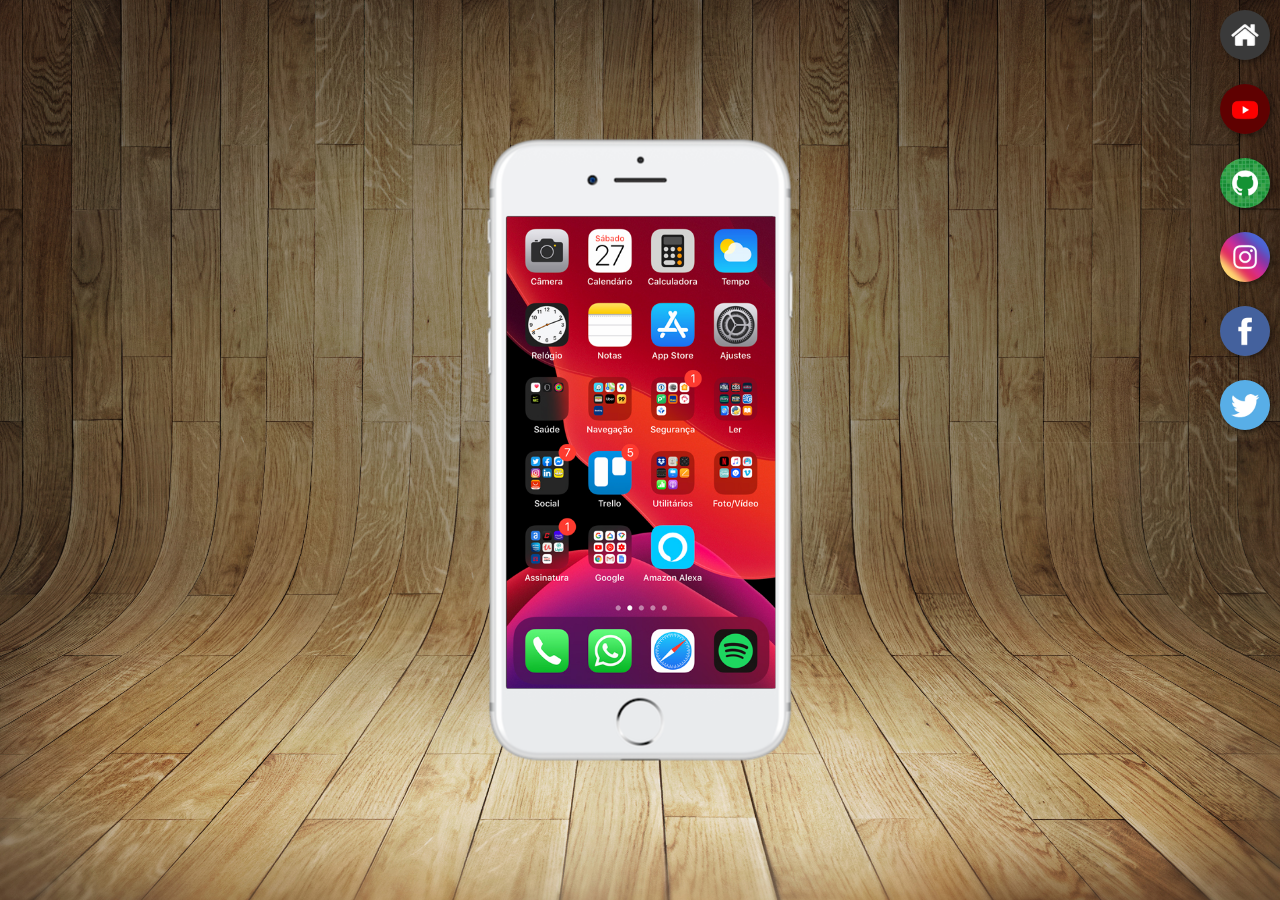
<file: index.html>
<!DOCTYPE html>
<html lang="pt-br">
<head>
  <meta charset="UTF-8">
  <meta name="viewport" content="width=device-width, initial-scale=1.0">
  <link rel="shortcut icon" href="favicon.ico" type="image/x-icon">
  <link rel="stylesheet" href="estilos/style.css">

  <title>Redes Socias</title>
</head>
<body>
  <main>
    <section id="telefone">
      <iframe id="tela" name="tela" src="home.html" frameborder="0">
        navegador nao compativel com isso.
      </iframe>
    </section>
    <section id="redes-sociais">
      <a href="#" target="tela"><img src="imagens/logo-home.jpg" alt="home"></a> <br>
      <a href="#" target="tela"><img src="imagens/logo-youtube.jpg" alt="youtube"></a> <br>
      <a href="#" target="tela"><img src="imagens/logo-github.jpg" alt="logo-github"></a> <br>
      <a href="#" target="tela"><img src="imagens/logo-instagram.jpg" alt="logo-instagram"></a> <br>
      <a href="#" target="tela"><img src="imagens/logo-facebook.jpg" alt="facebook"></a> <br>
      <a href="#" target="tela"><img src="imagens/logo-twitter.jpg" alt="logo-twitter"></a>
    </section>
  </main>
</body>
</html>
</file>
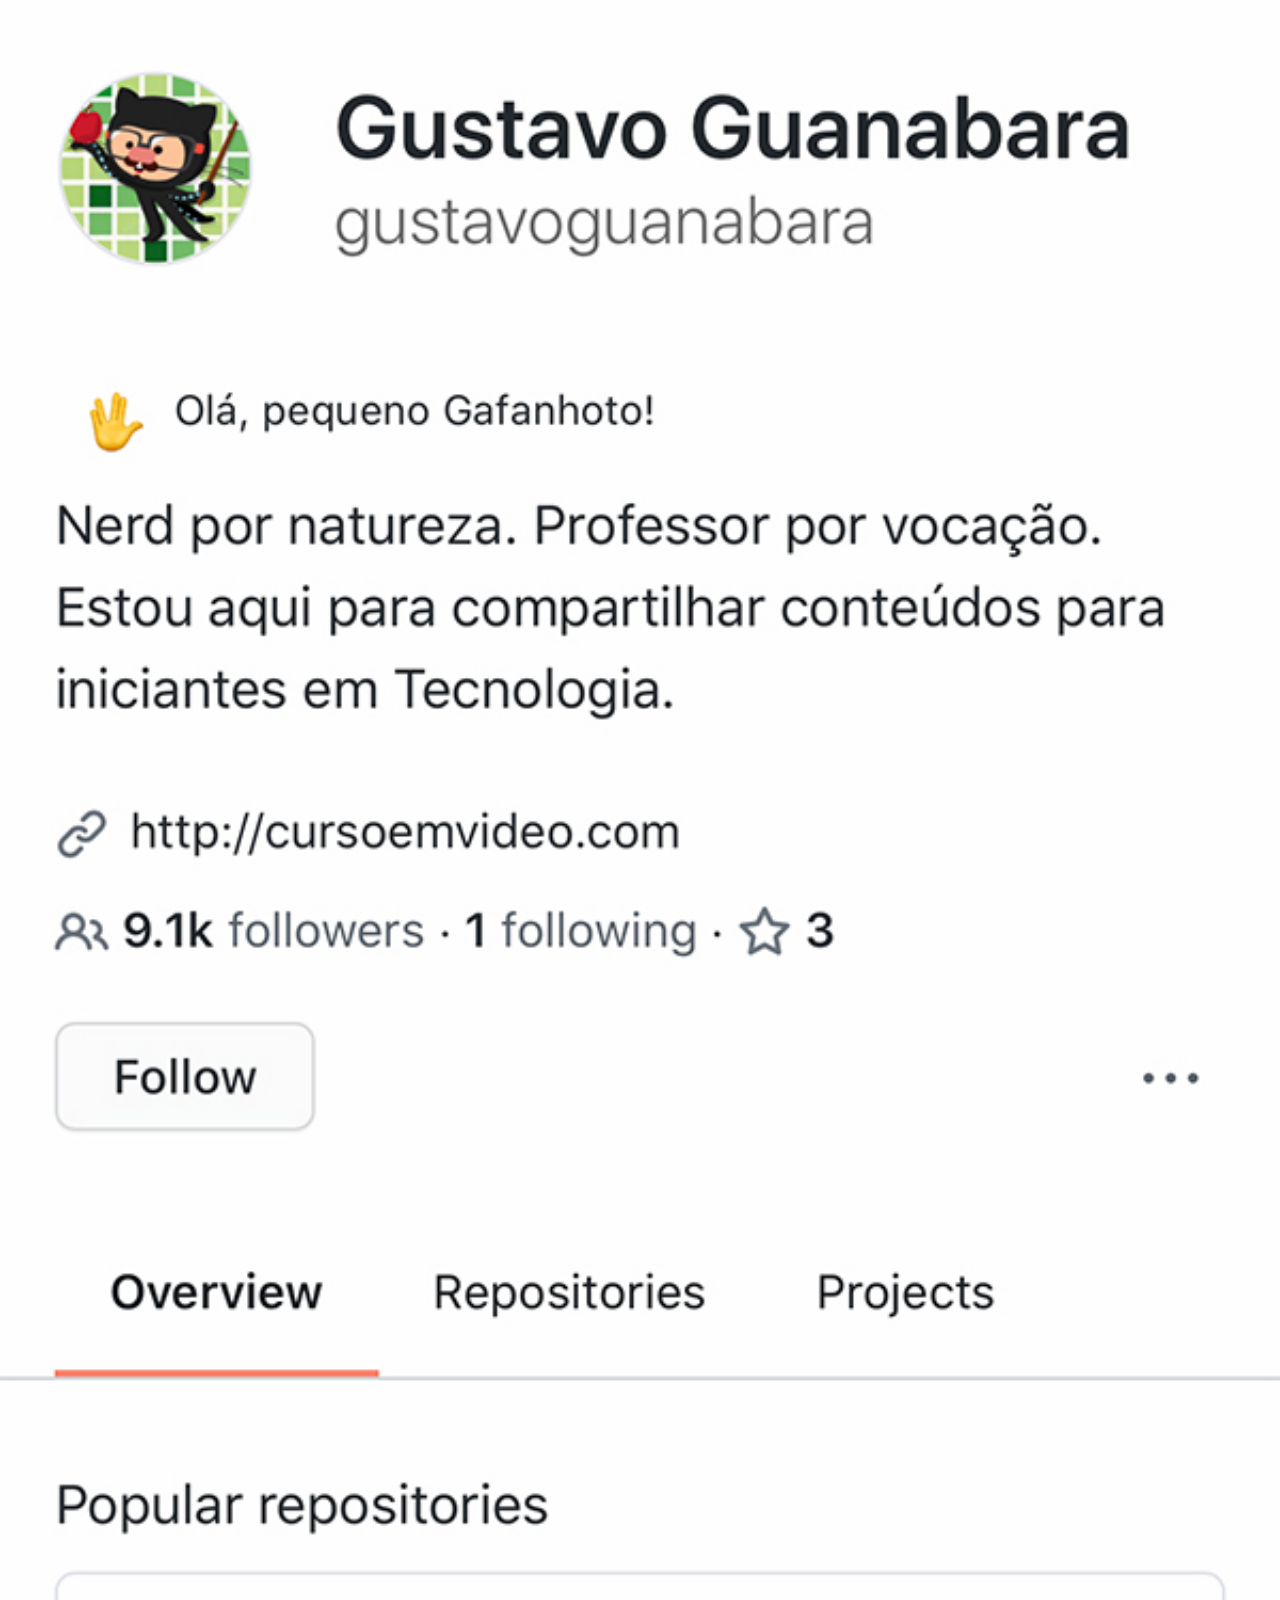
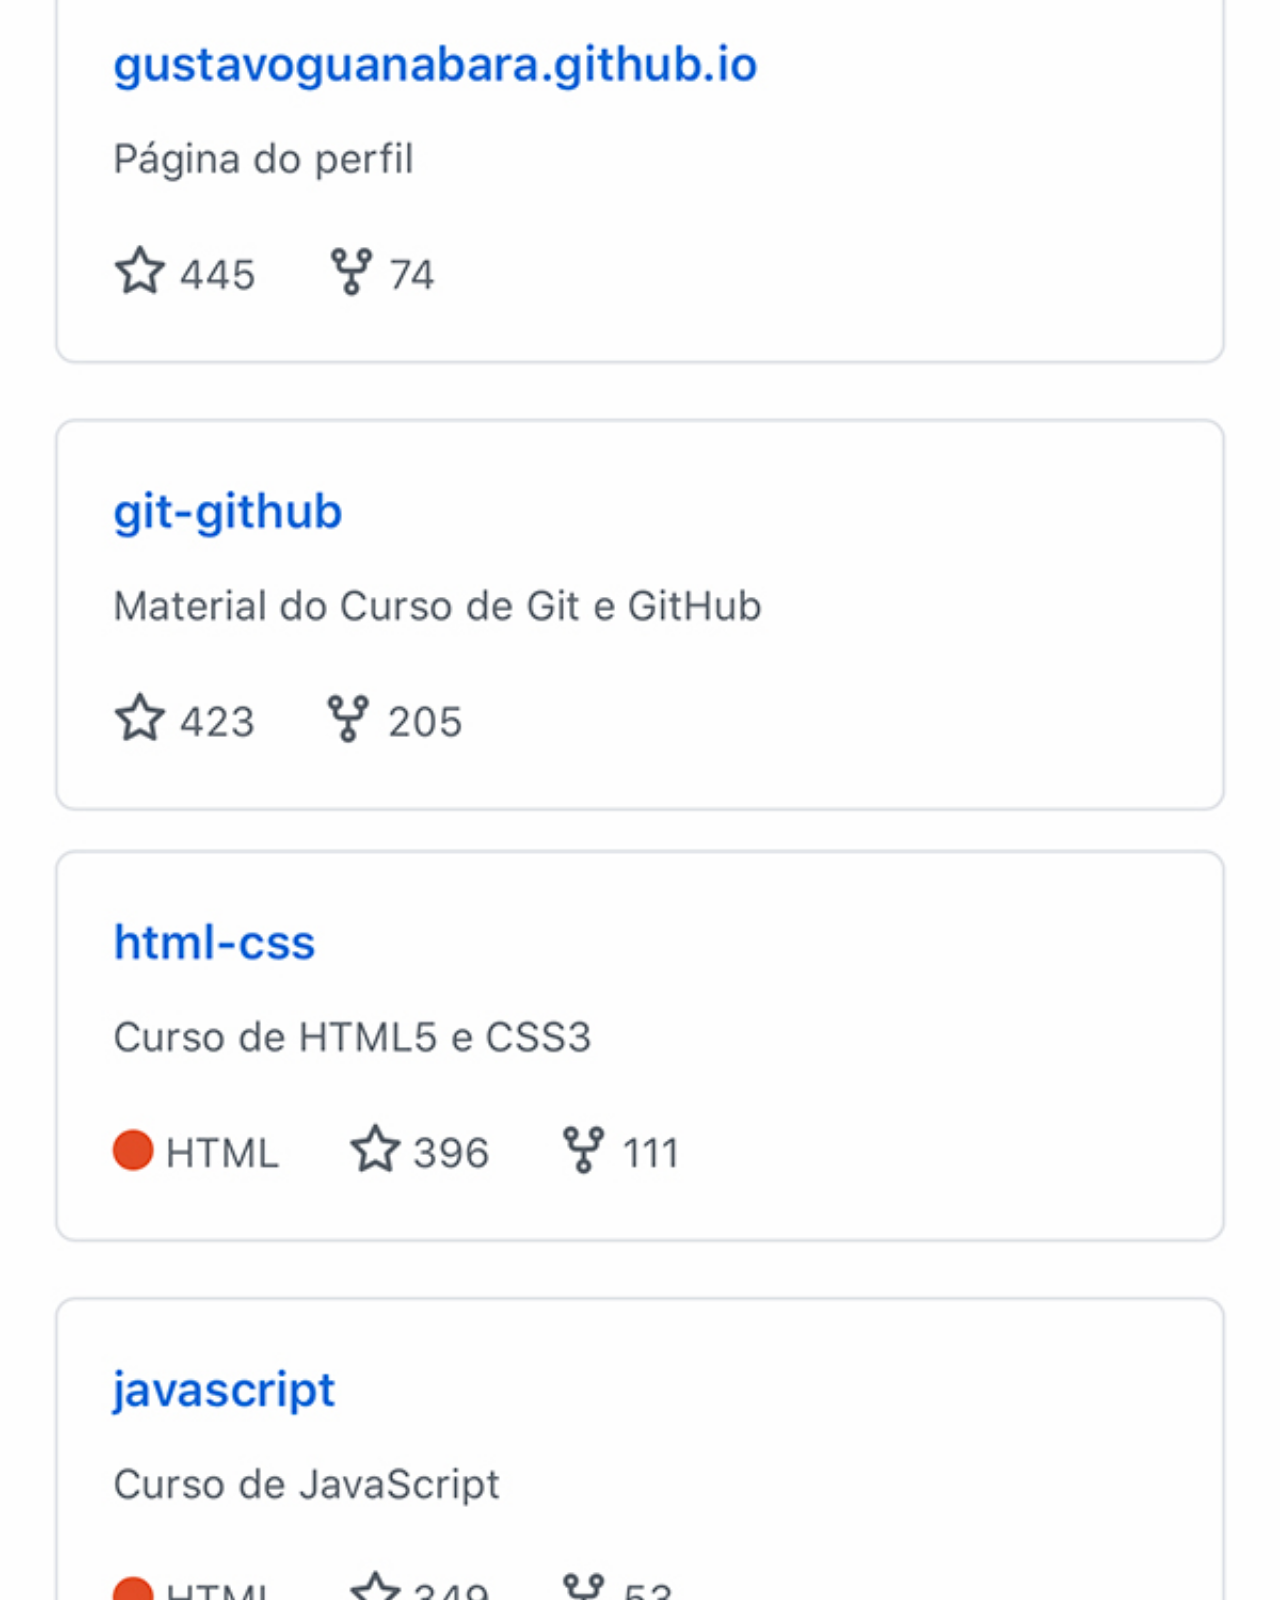
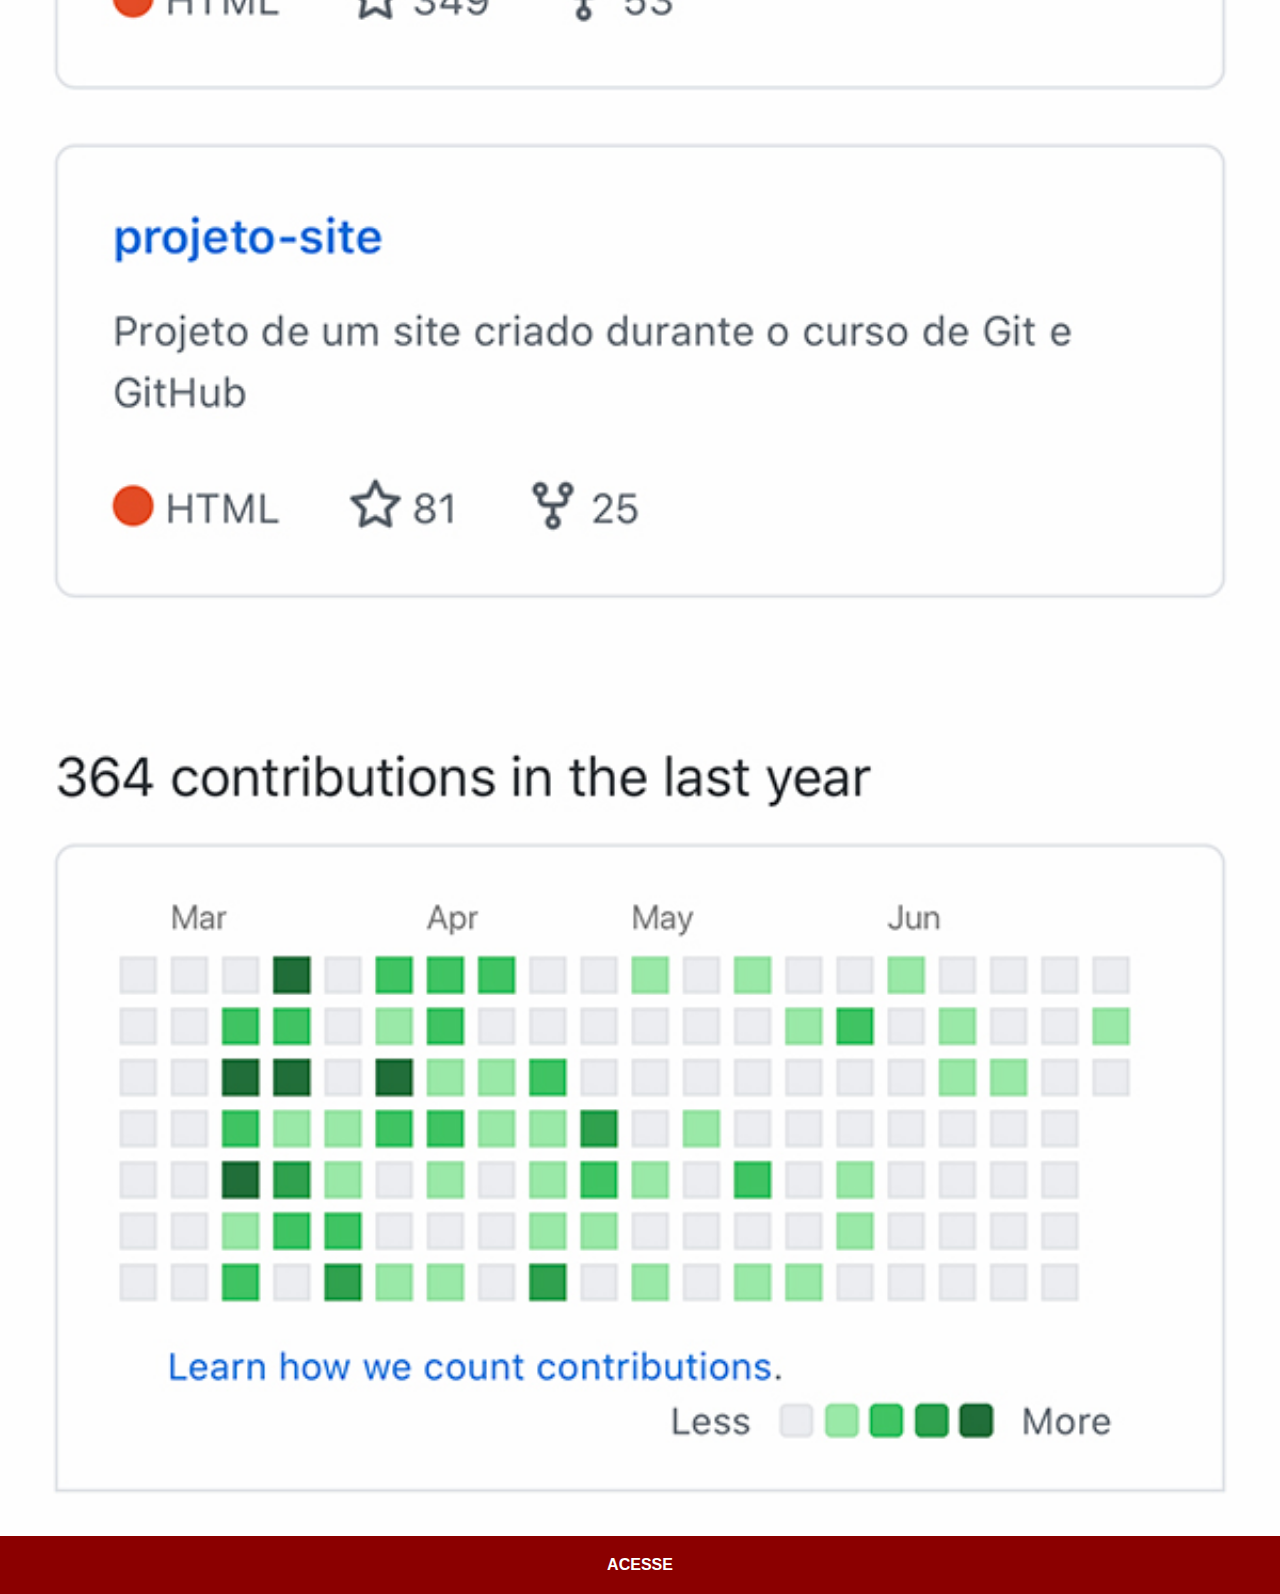
<file: github.html>
<!DOCTYPE html>
<html lang="pt-br">
<head>
  <meta charset="UTF-8">
  <meta name="viewport" content="width=device-width, initial-scale=1.0">
  <title>GitHub</title>
  <link rel="stylesheet" href="estilos/social.css">
</head>
<body>
  <img src="imagens/tela-github.jpg" alt="tela-github">
  <a href="https://github.com/gustavoguanabara/" target="_blank">ACESSE</a>
</body>
</html>
</file>
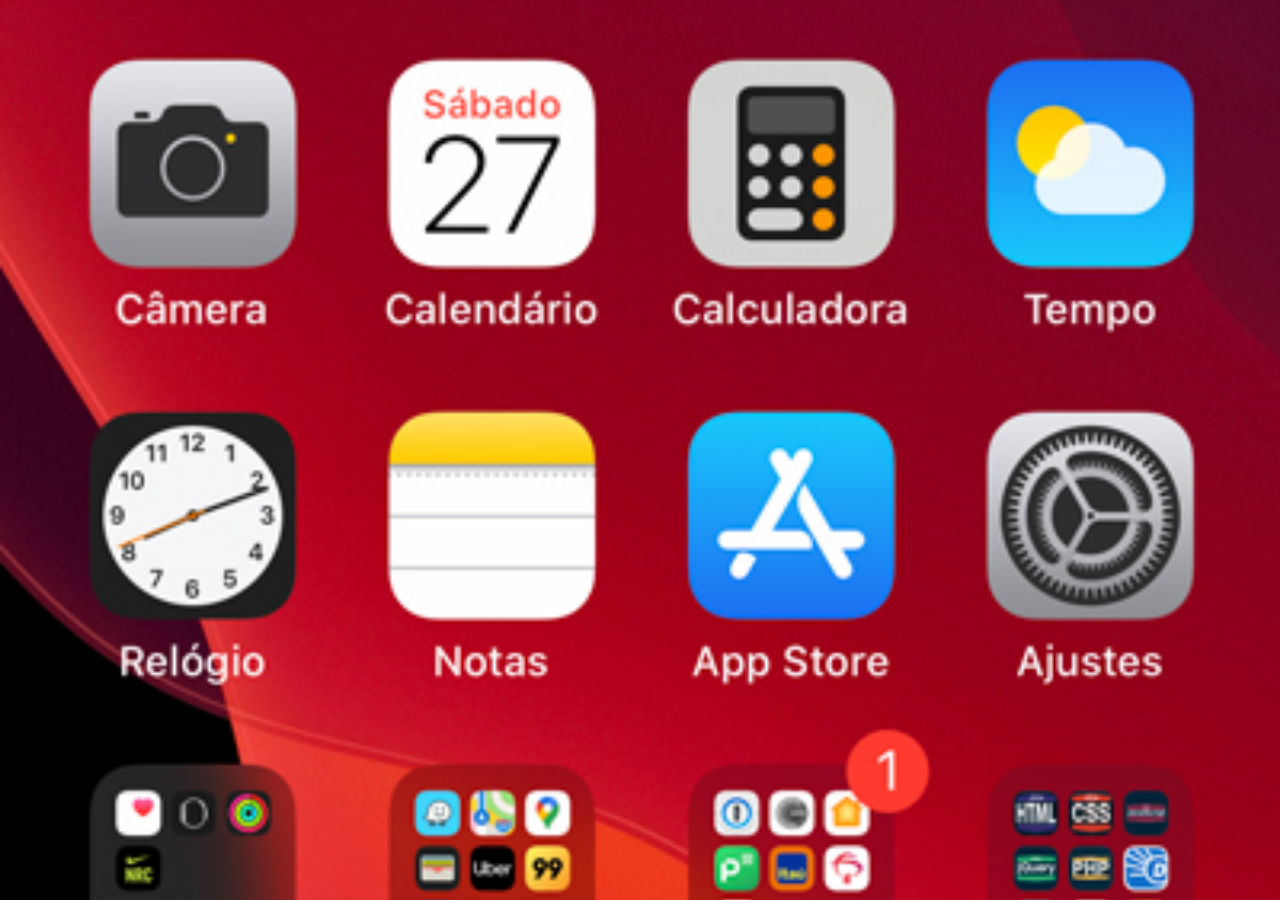
<file: home.html>
<!DOCTYPE html>
<html lang="pt-br">
<head>
  <meta charset="UTF-8">
  <meta name="viewport" content="width=device-width, initial-scale=1.0">
  <title>Home</title>
</head>
<style>
  *{
    margin: 0px;
    padding: 0px;

  }
  body{
    width: 100vw;
    height: 100vh;
    background: black url('imagens/tela-home.jpg') no-repeat top center;
    background-size: cover;
  }
</style>
<body>
  
</body>
</html>
</file>
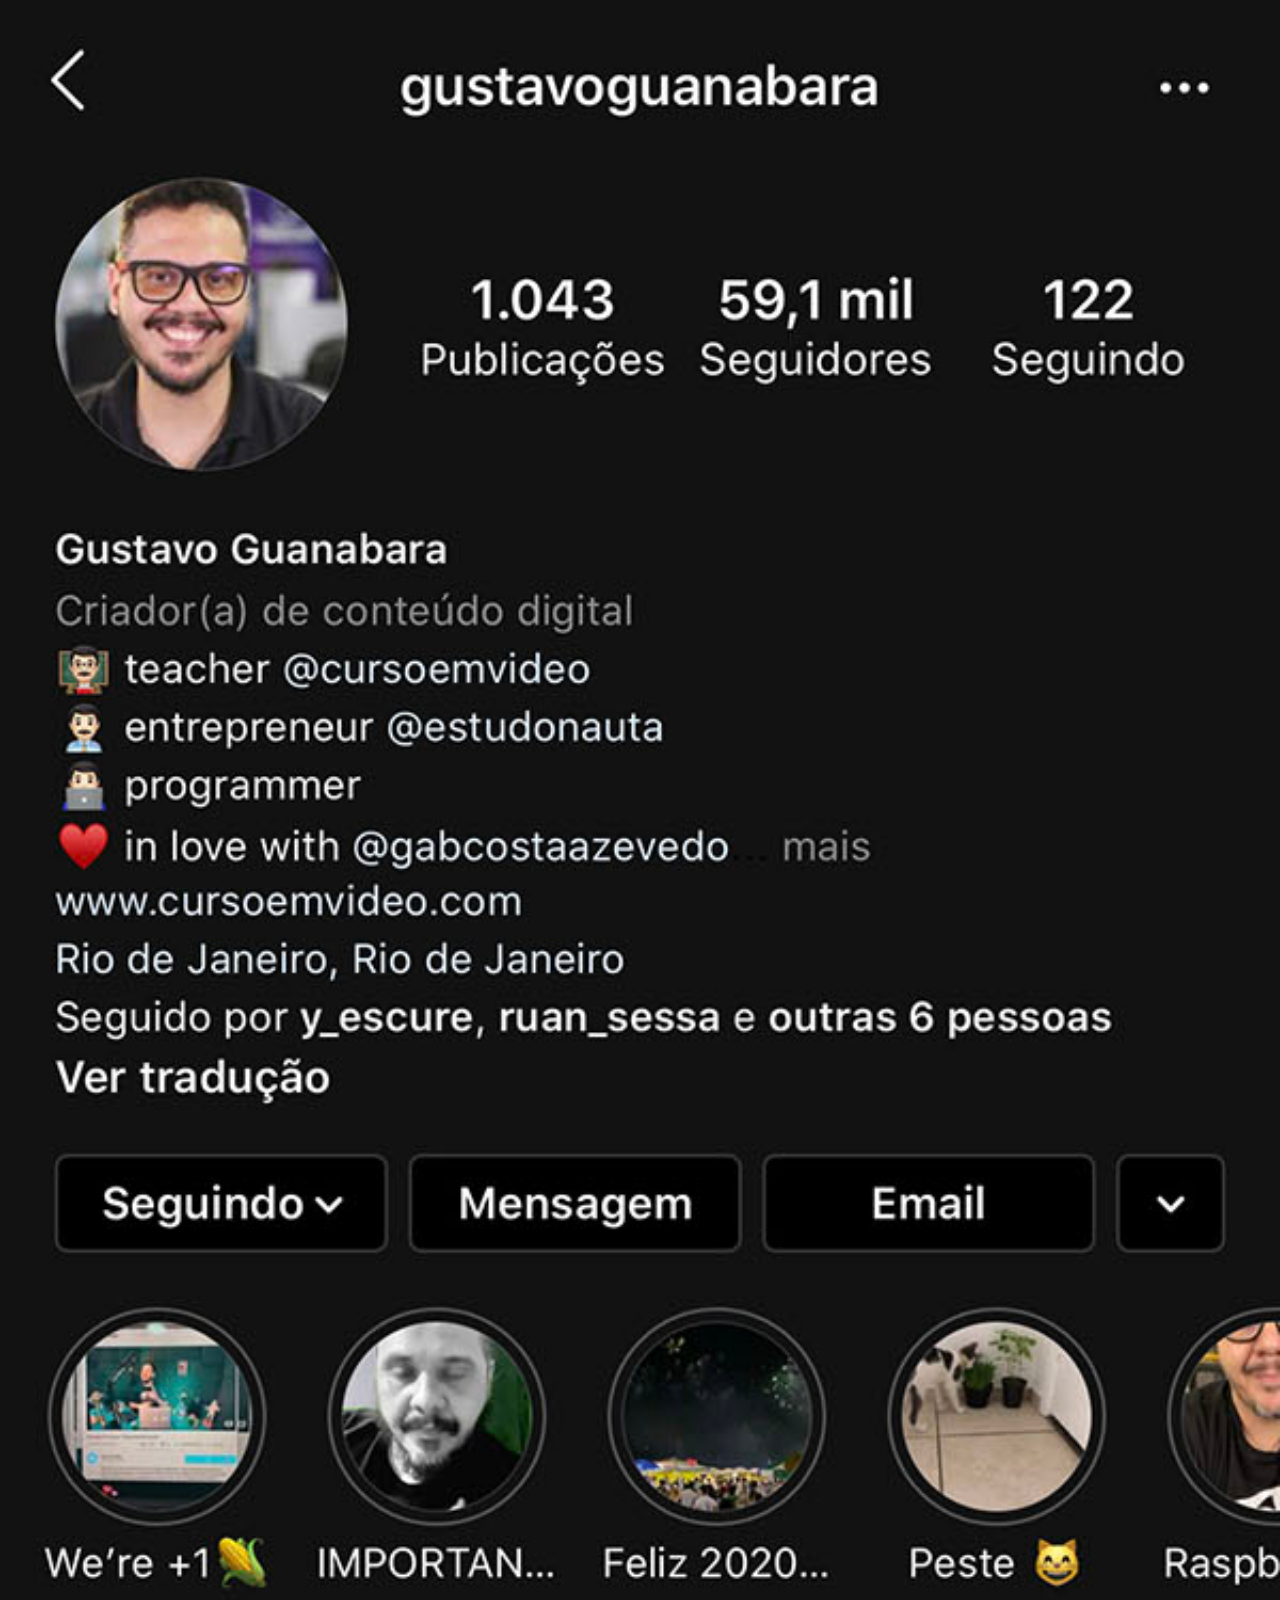
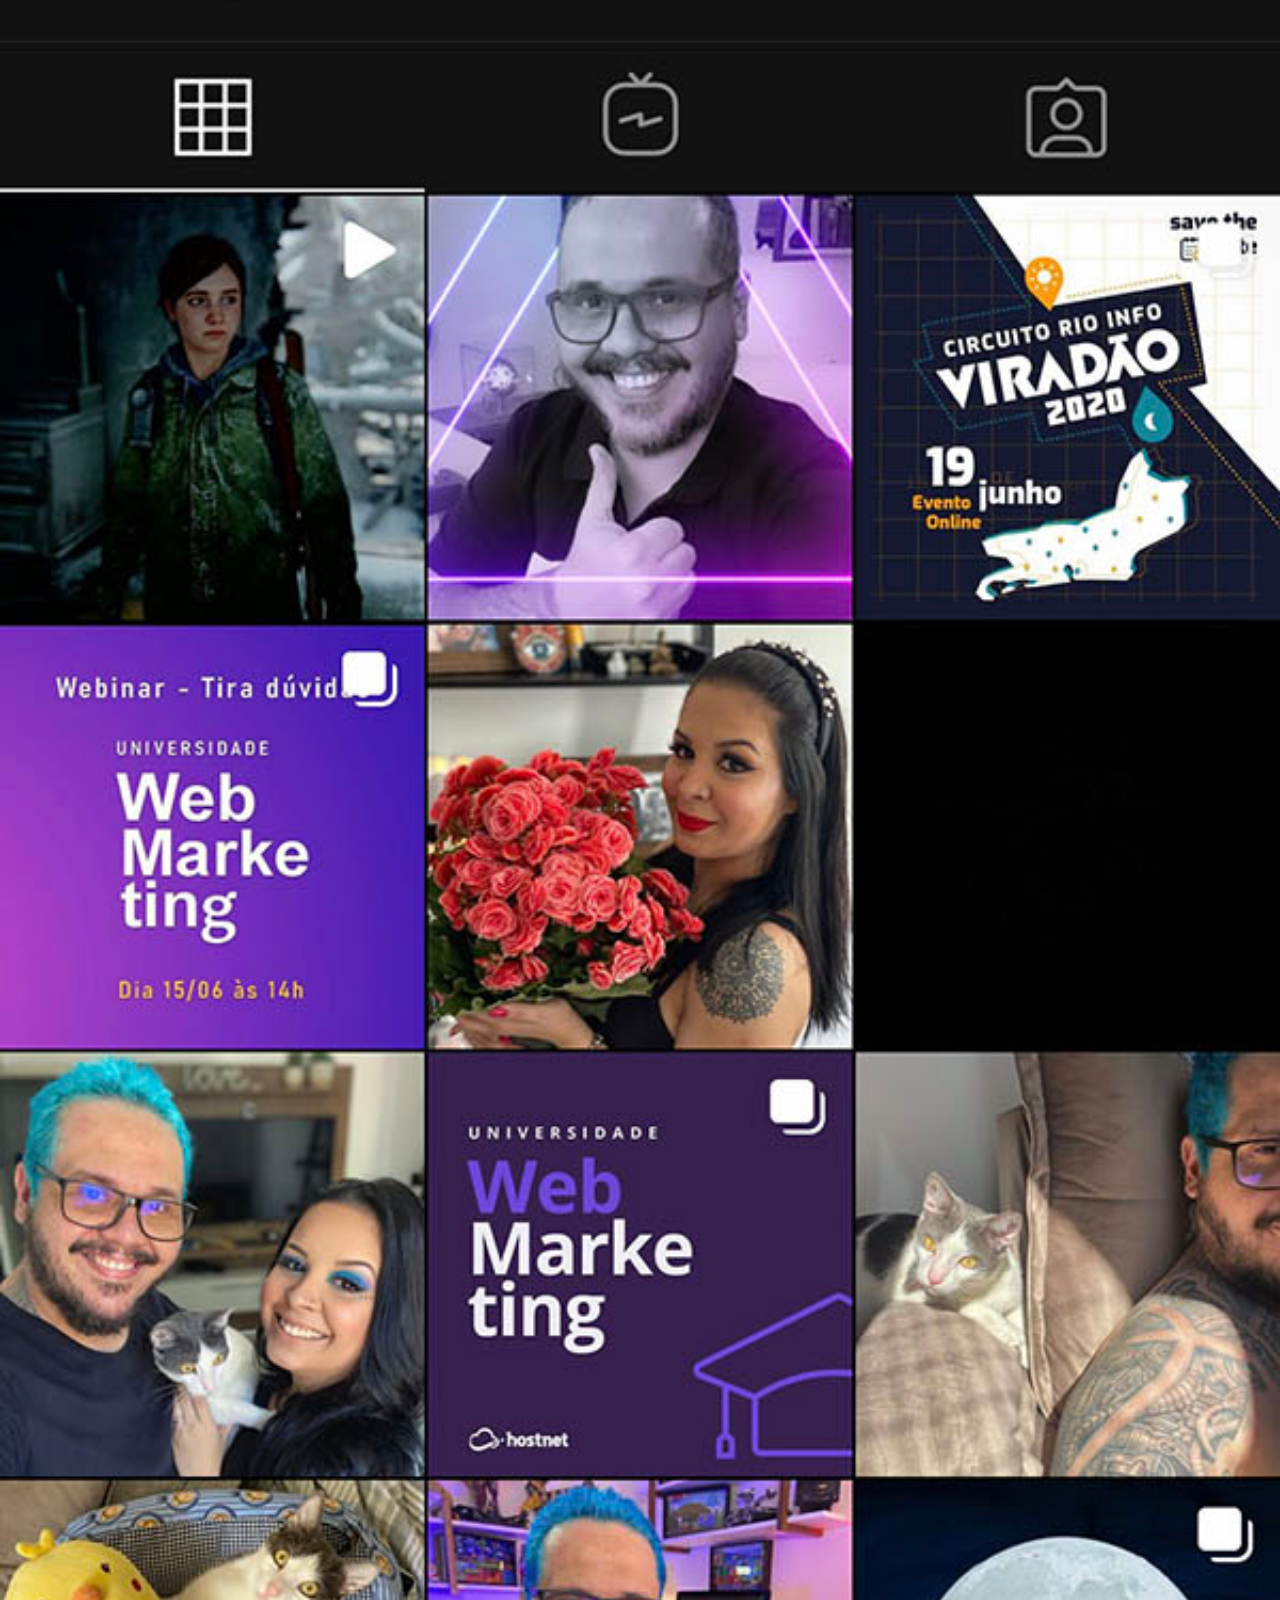
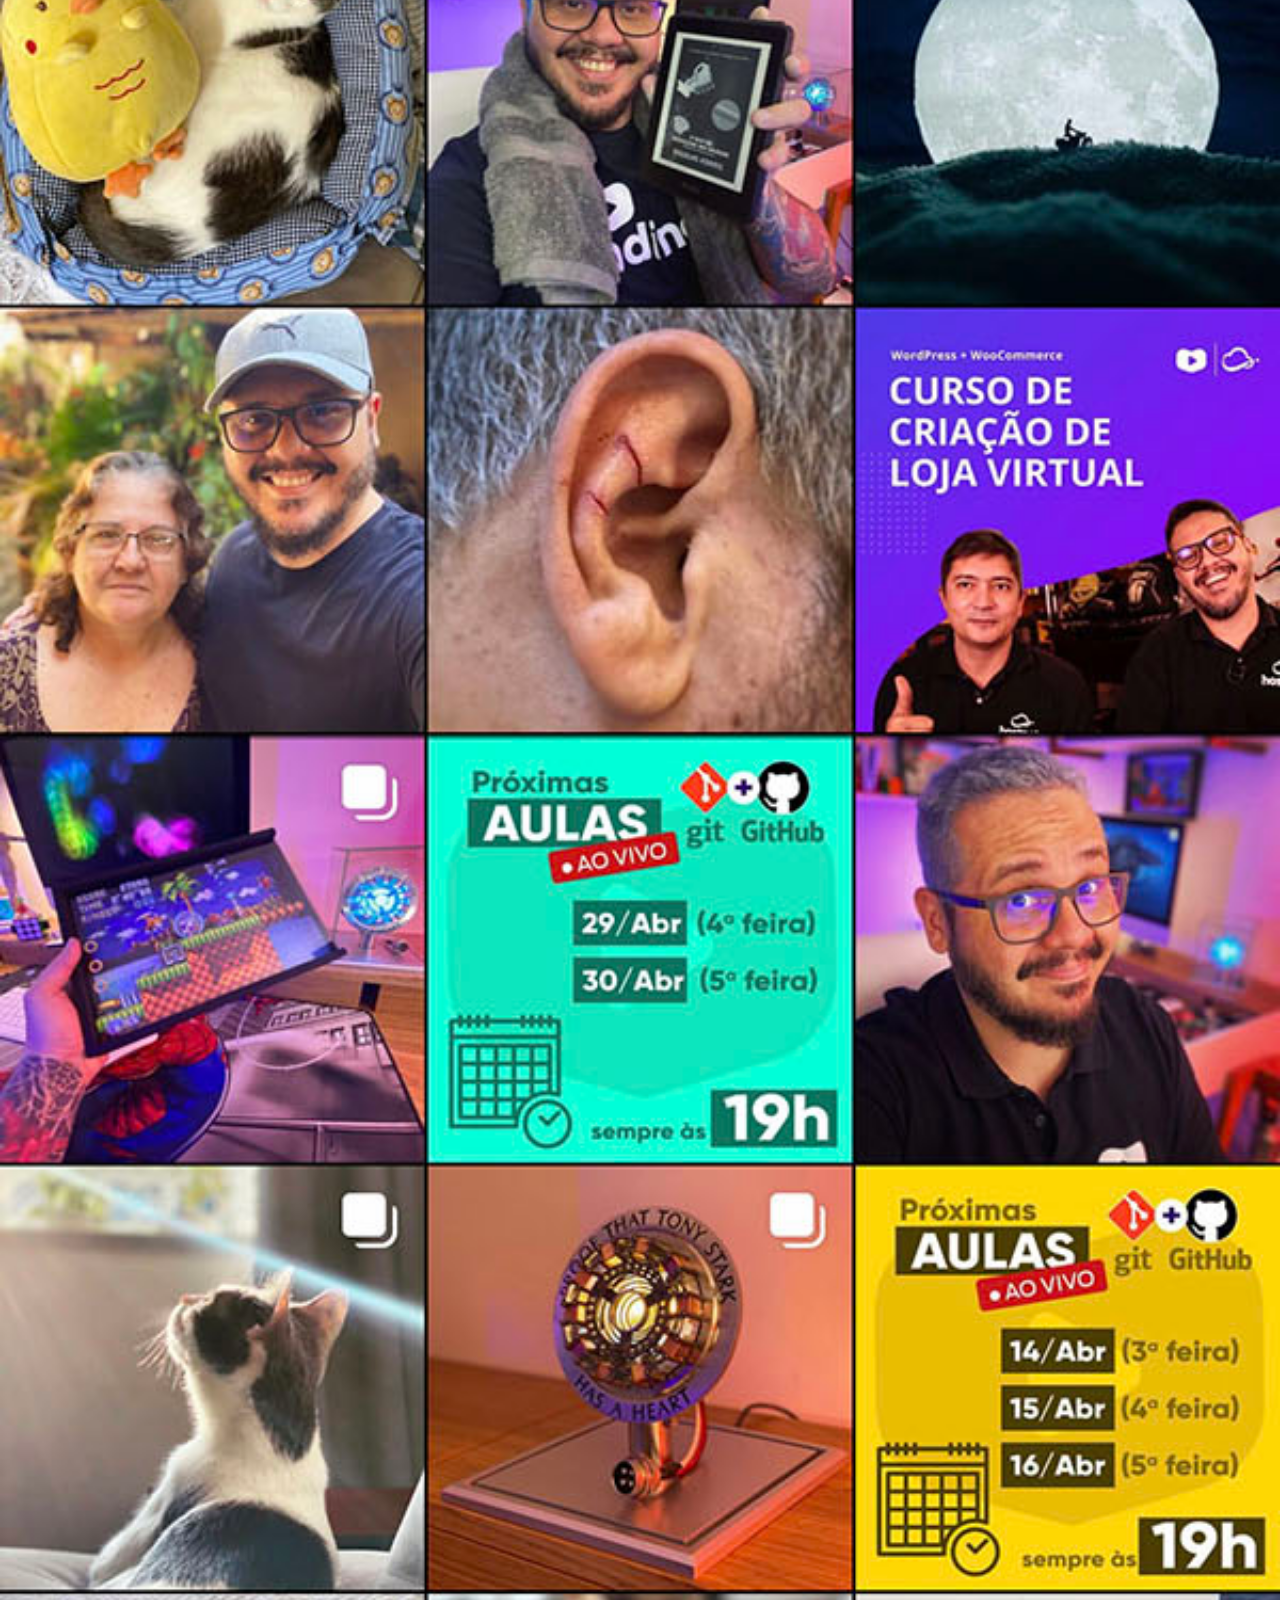
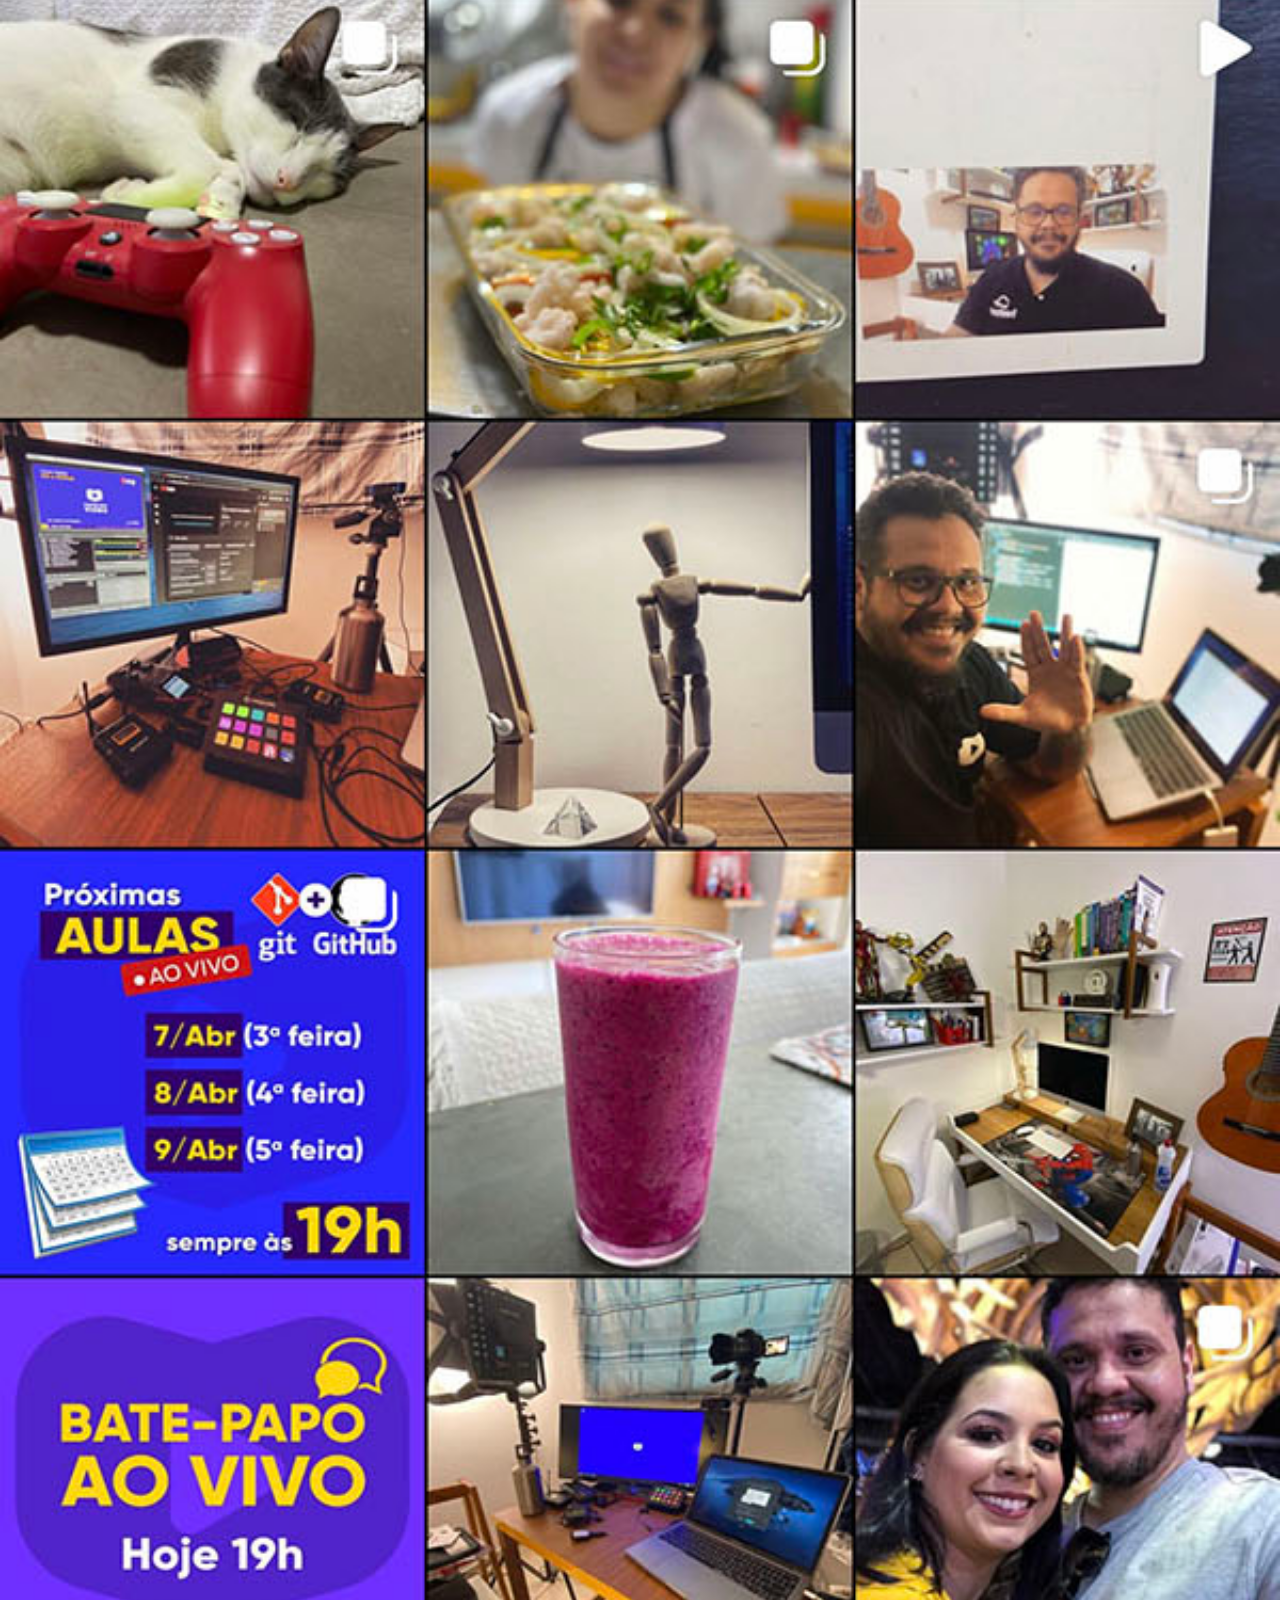
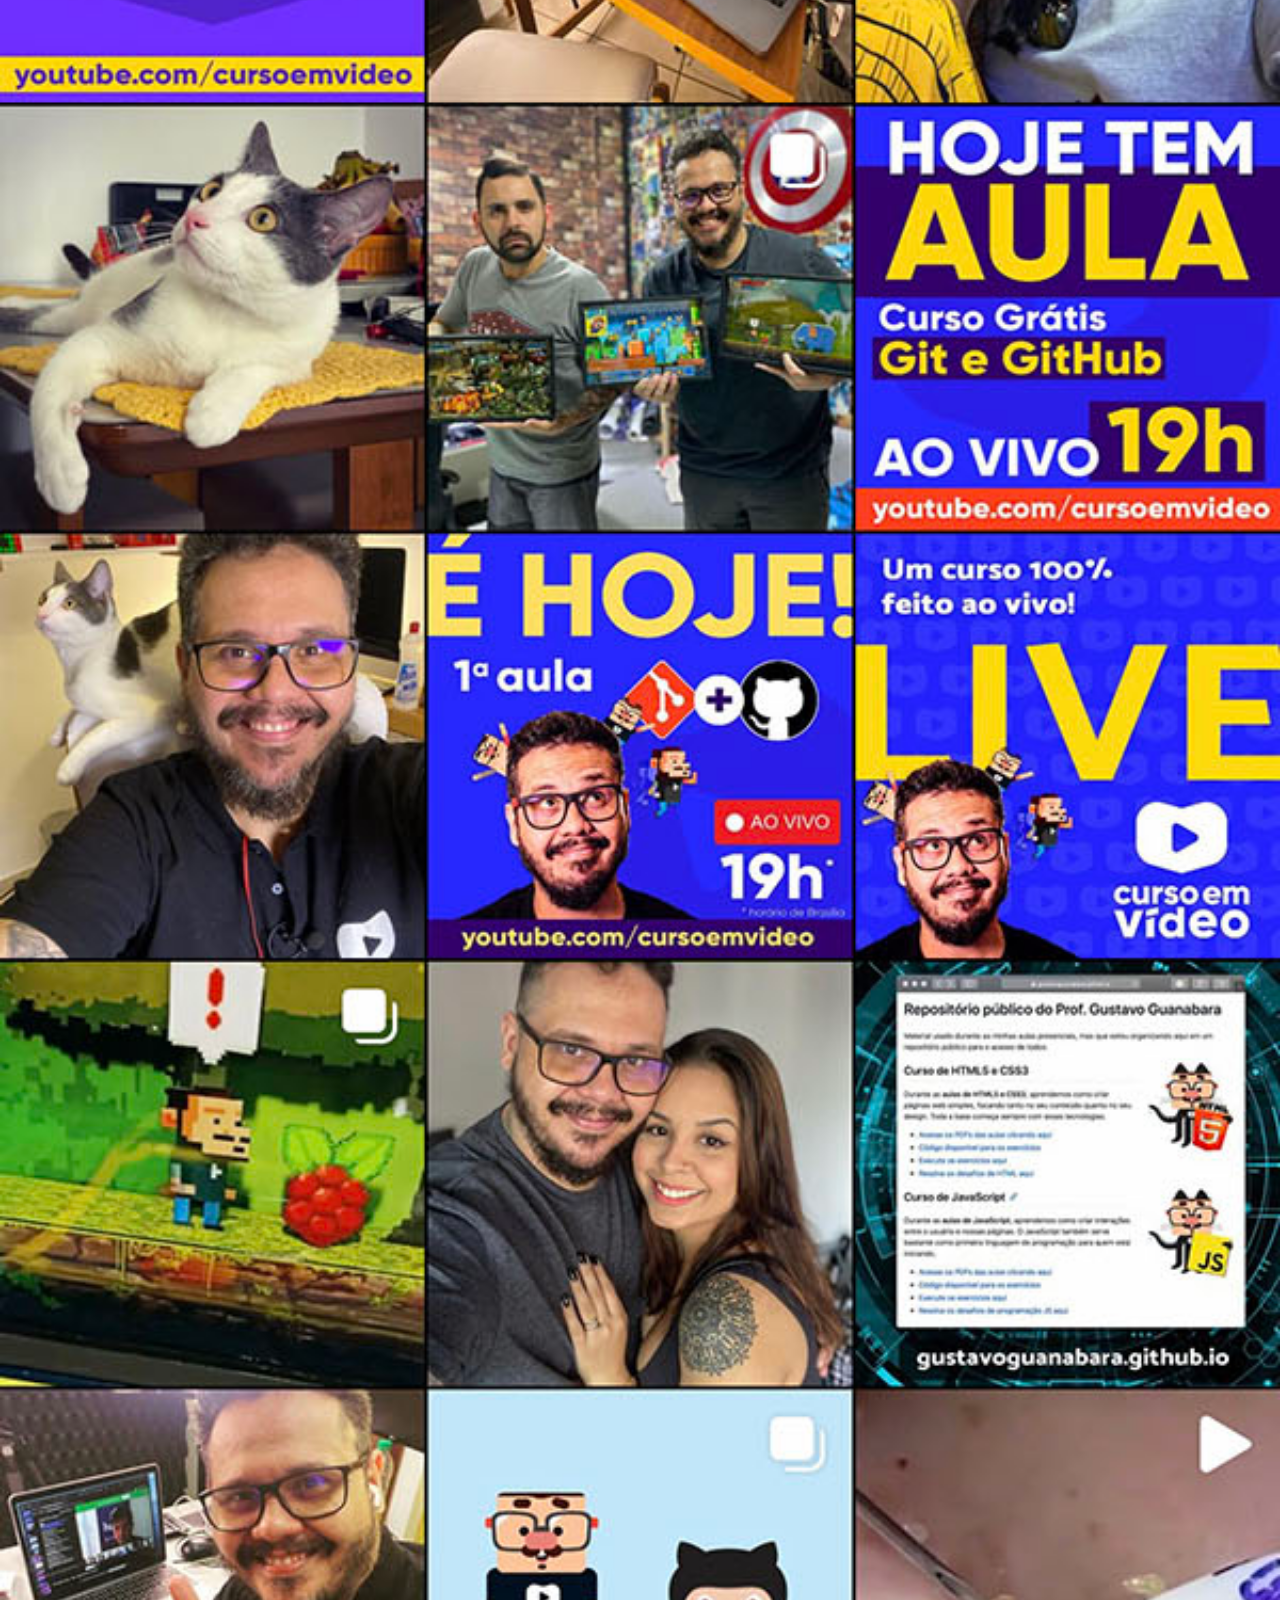
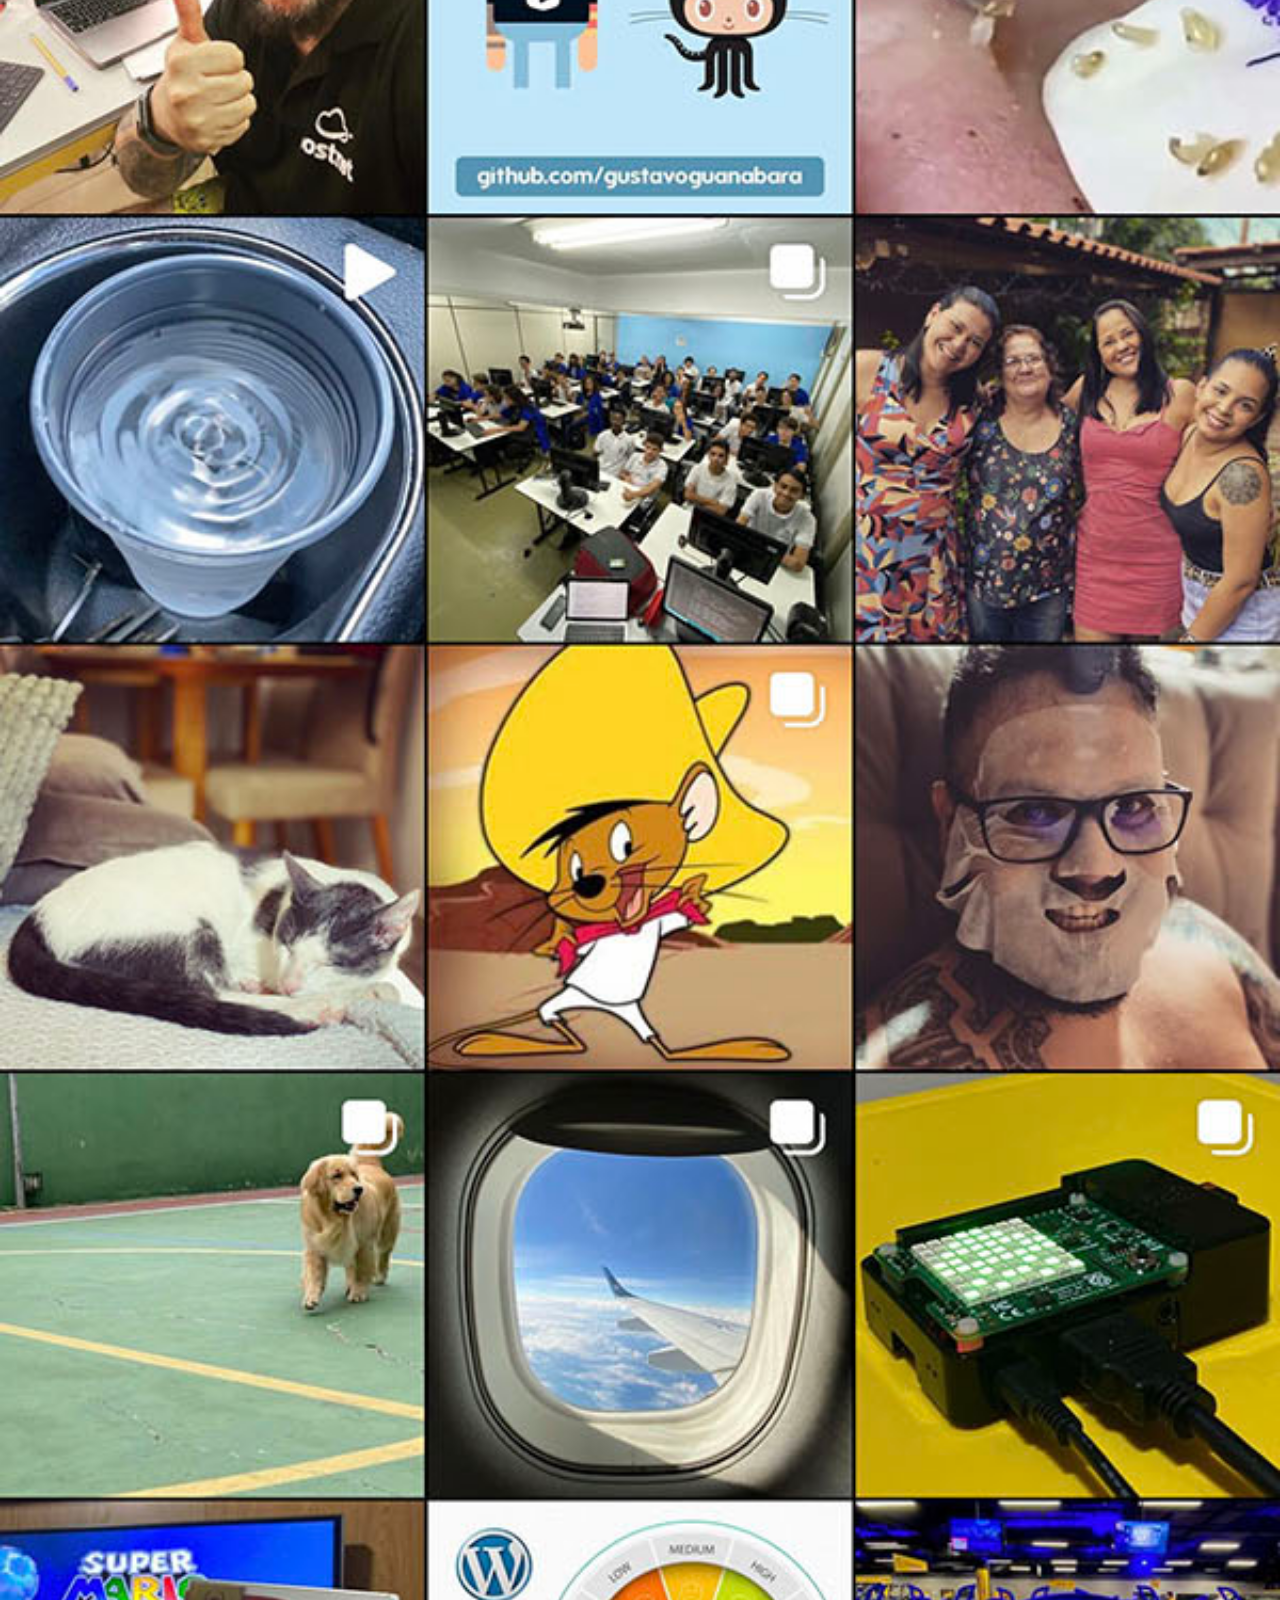
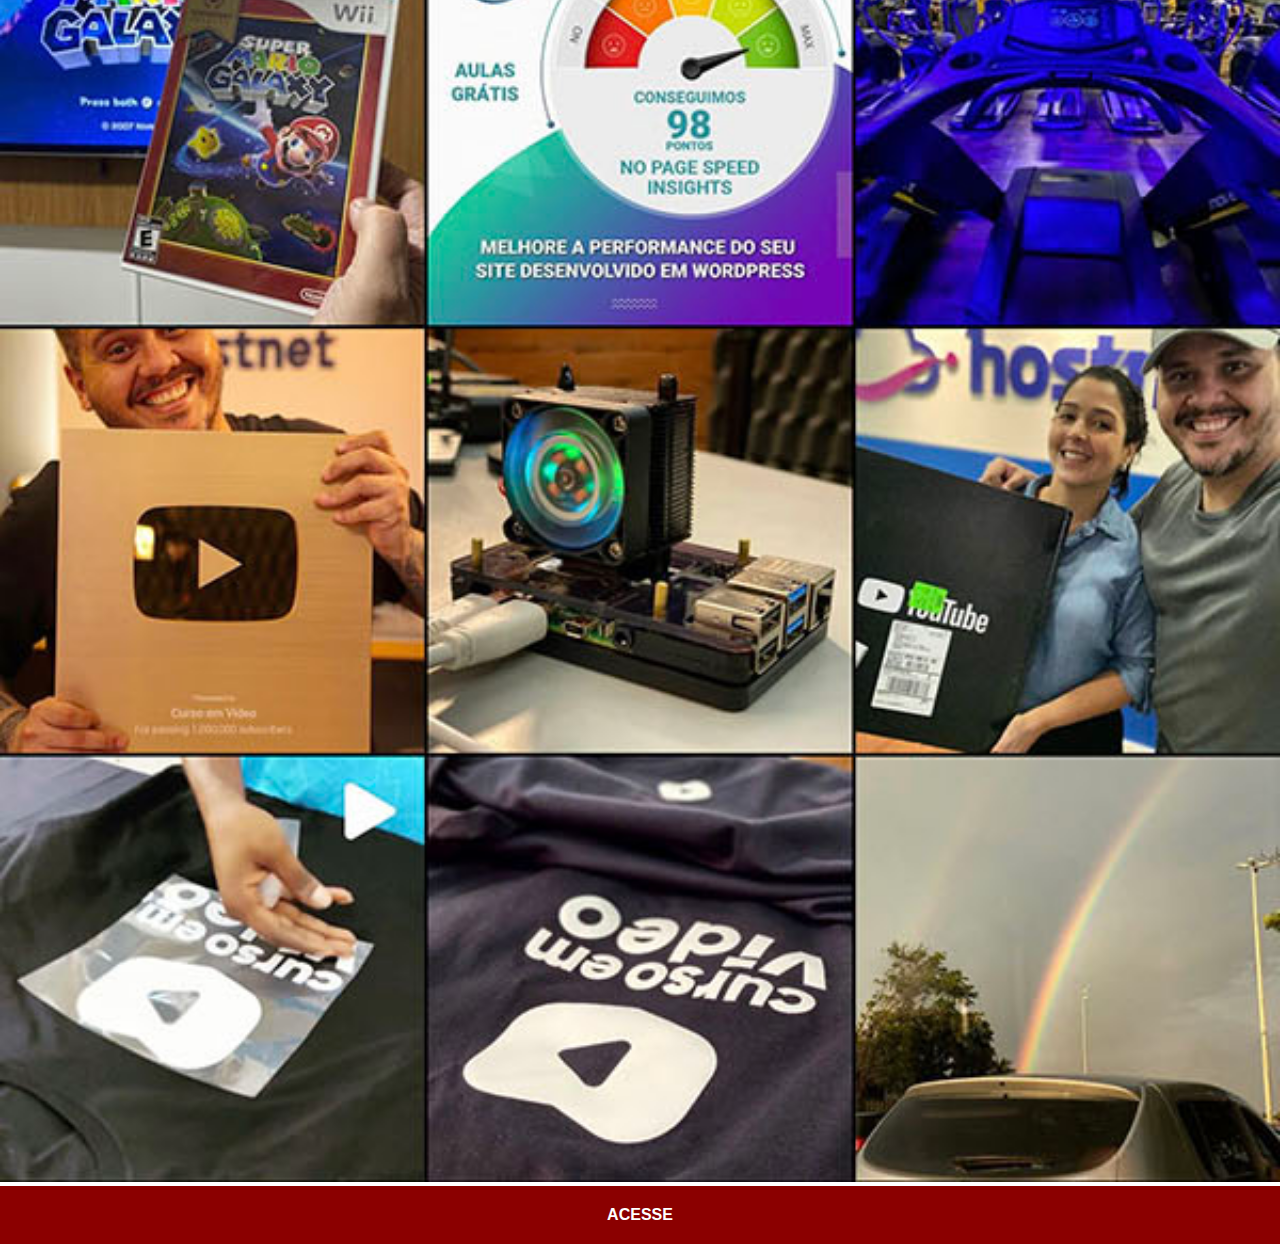
<file: instagram.html>
<!DOCTYPE html>
<html lang="pt-br">
<head>
  <meta charset="UTF-8">
  <meta name="viewport" content="width=device-width, initial-scale=1.0">
  <title>Instagram</title>
  <link rel="stylesheet" href="estilos/social.css">
</head>
<body>
  <img src="imagens/tela-instagram.jpg" alt="Instagram">
  <a href="https://www.instagram.com/gustavoguanabara/" target="_blank">ACESSE</a>
</body>
</html>
</file>
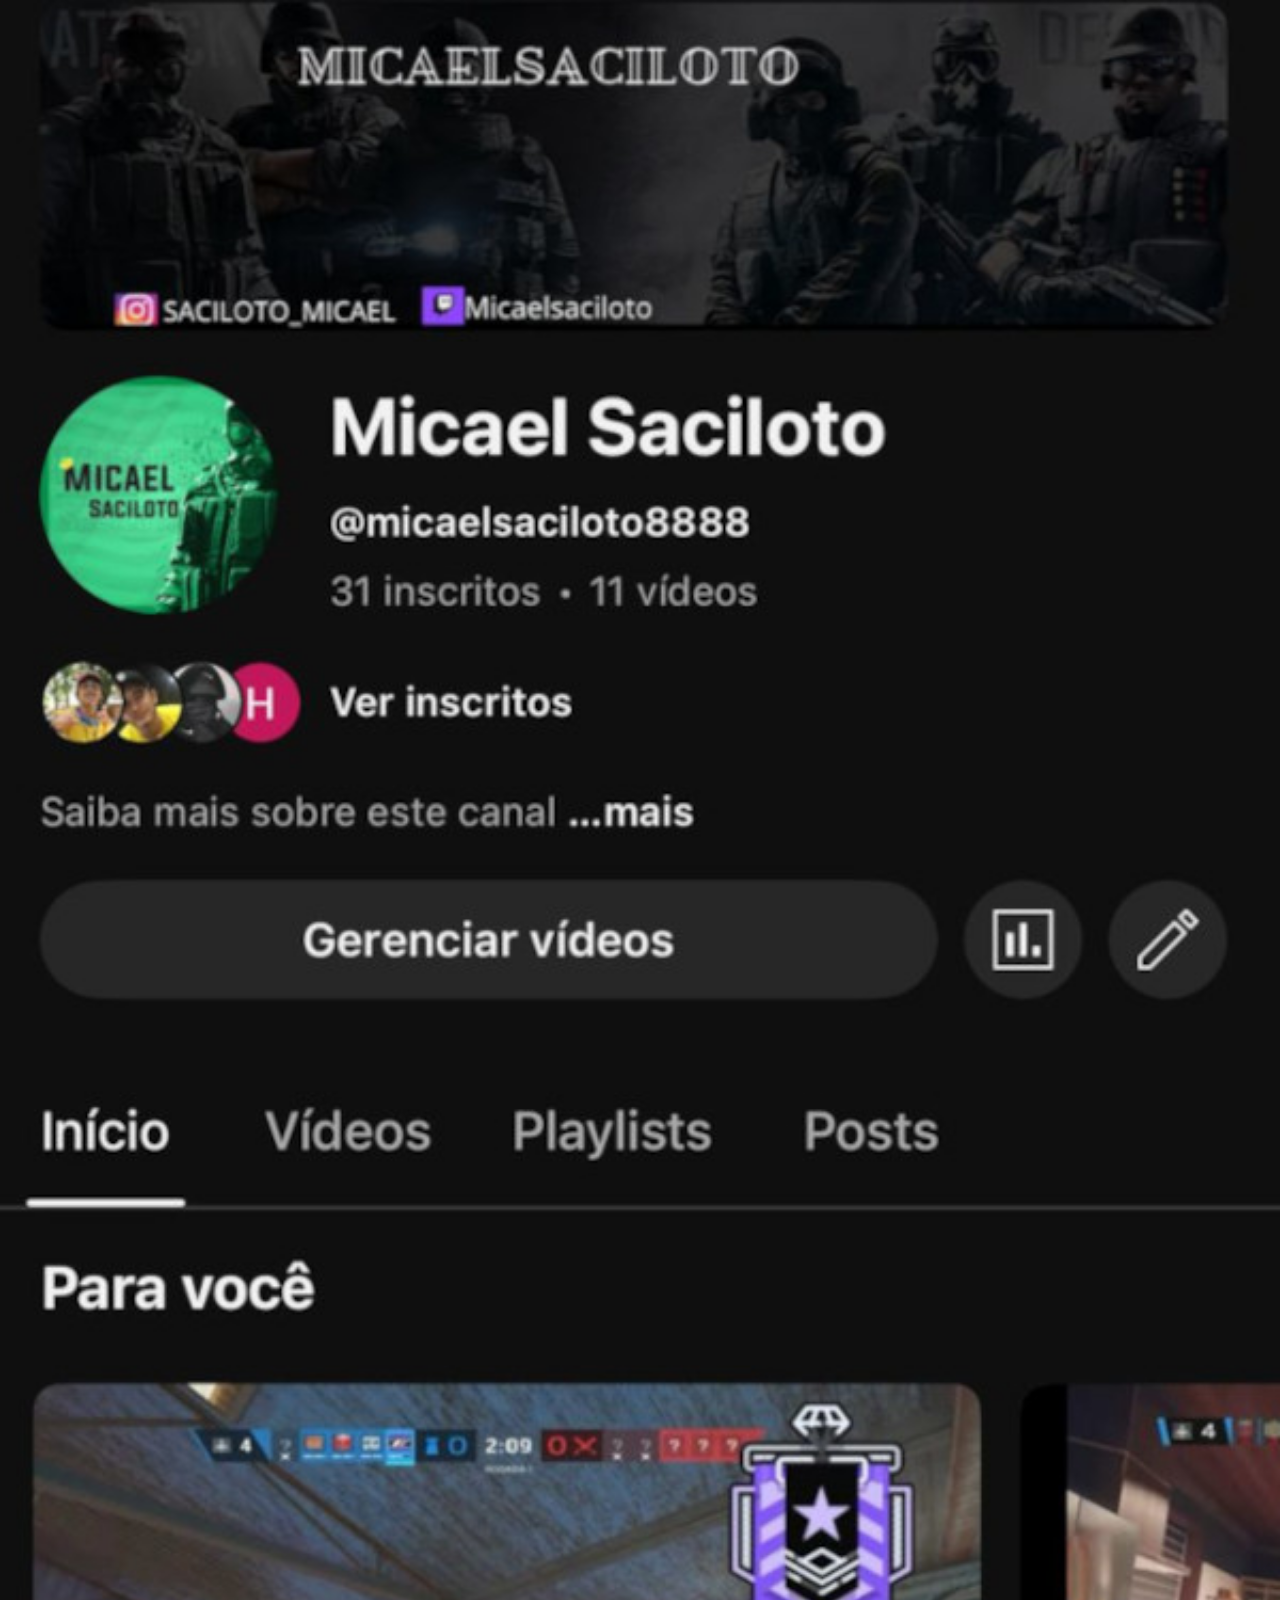
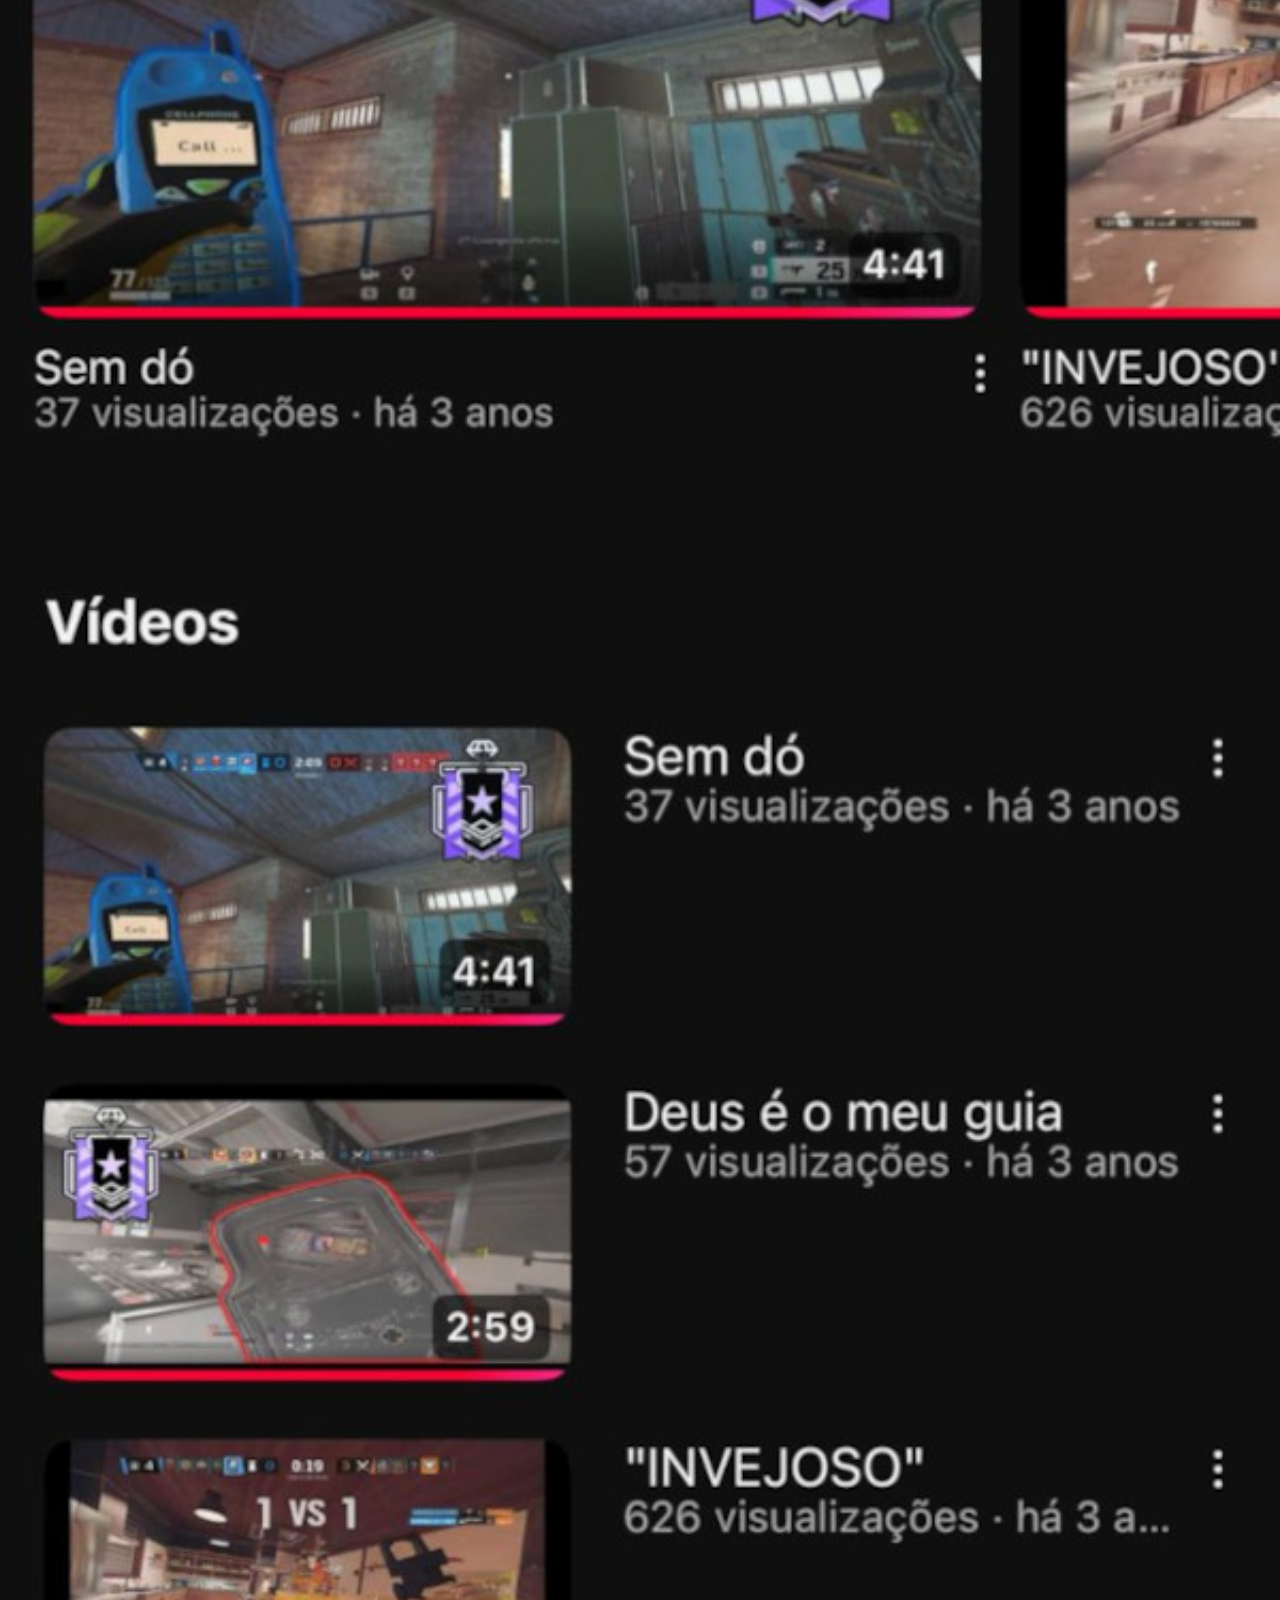
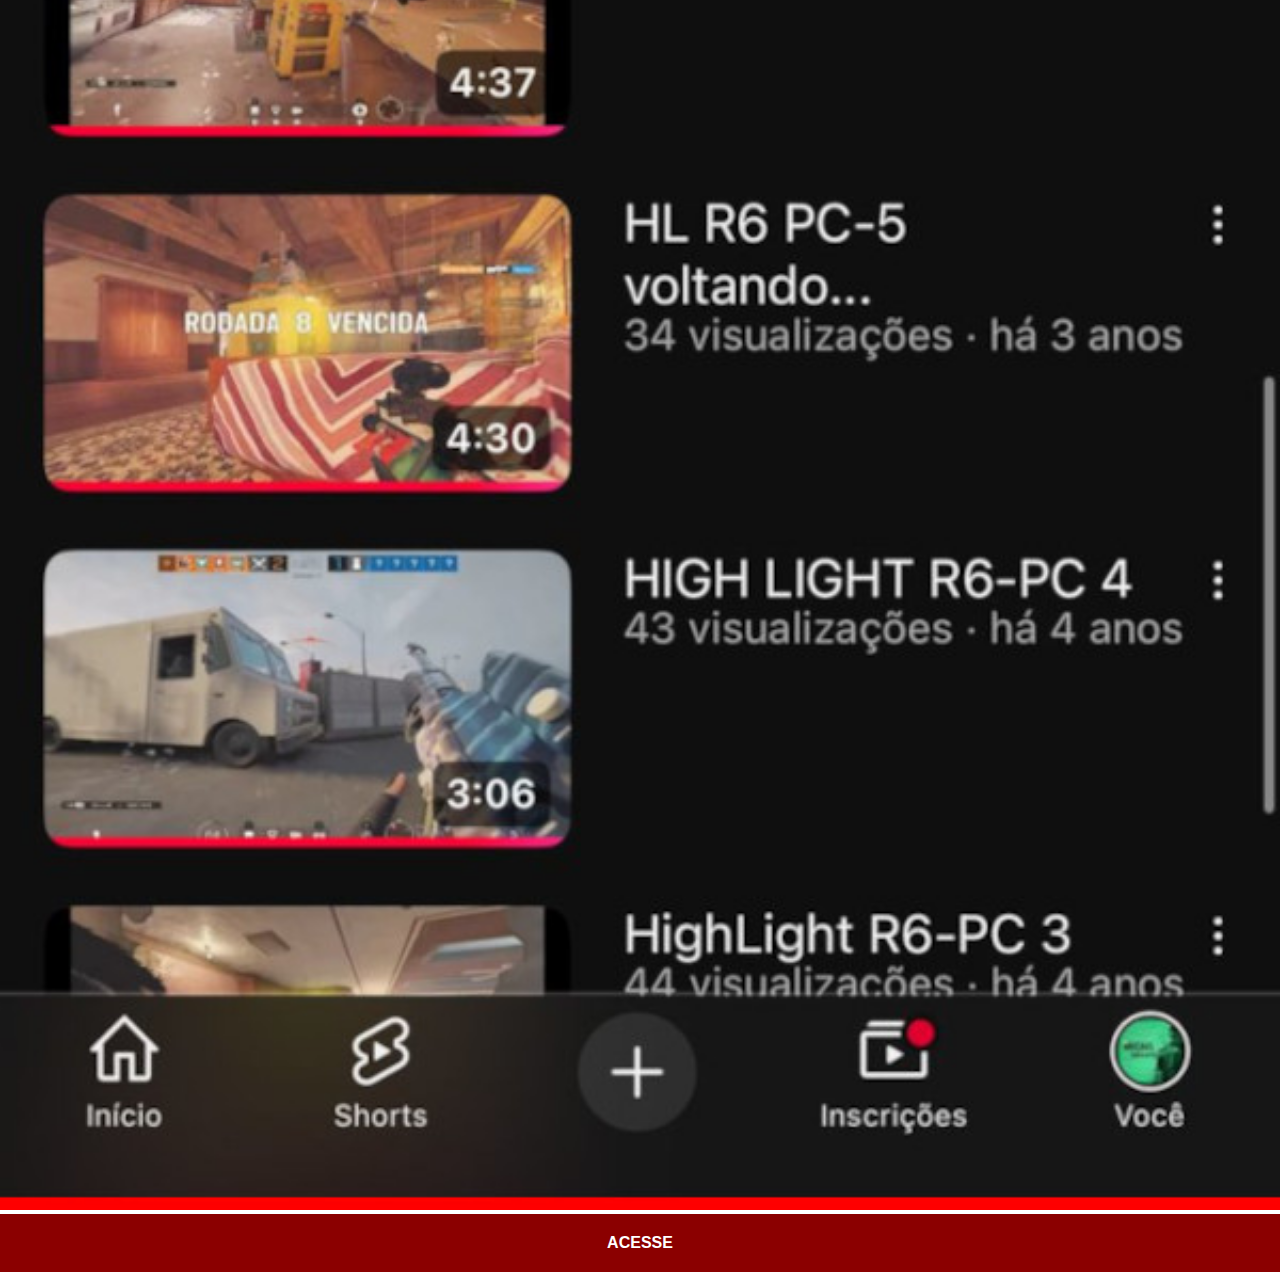
<file: youtube.html>
<!DOCTYPE html>
<html lang="pt-br">
<head>
  <meta charset="UTF-8">
  <meta name="viewport" content="width=device-width, initial-scale=1.0">
  <title>Youtube</title>
  <link rel="stylesheet" href="estilos/social.css">
</head>
<body>
  <img src="imagens/tela-youtube.jpg" alt="yt">
  <a href="https://www.youtube.com/@micaelsaciloto8888" target="_blank">ACESSE</a>
</body>
</html>
</file>
<file: estilos/style.css>
@charset "UTF-8";

* {
  margin: 0px;
  padding: 0px;
  font-family: Arial, Helvetica, sans-serif;
}

html,body{
  height: 100vh;
  width: 100vw;
  background: url('../imagens/fundo-madeira.jpg') no-repeat top center;
  background-size: cover;
  background-attachment: fixed;
}

main {
  height: 100vh;
  width: 100vw;
  position: relative;
}

section#telefone {
  height: 627px;
  width: 311px;
  top: 50%;
  left: 50%;
  transform: translate(-50%, -50%);
  background: url('../imagens/frame-iphone.png')
  no-repeat;
  position: absolute;
}

iframe#tela{
  position:relative;
  top: 80px;
  left: 22px;
  width: 269px;
  height: 472px;
}

section#redes-sociais {
  text-align: right;
}

section#redes-sociais img {
  width: 50px;
  margin: 10px;
  border-radius: 50%;
  box-shadow: 2px 2px 5px rgba(0, 0, 0, 0.425);
  box-sizing: border-box;
}

section#redes-sociais img:hover {
  border: 2px solid white;
  transform: translate(-2px, -2px);
  box-shadow: 5px 5px 10px rgba(0, 0, 0, 0.596);
  transition: transform 0.7s, border 0.8s;
}
</file>
<file: estilos/social.css>
@charset "UTF-8";


* {
  margin: 0px;
  padding: 0px;
  font-family: Arial, Helvetica, sans-serif;
}

::-webkit-scrollbar{
  width: 0px;
  height: 0px;
}


img{
  width: 100vw;
}

a{
  display: block;
  background-color: darkred;
  color: white;
  padding: 20px;
  text-align: center;
  font-weight: bolder;
  text-decoration: none;
}

a:hover {
  background-color: red;
  
}
</file>
